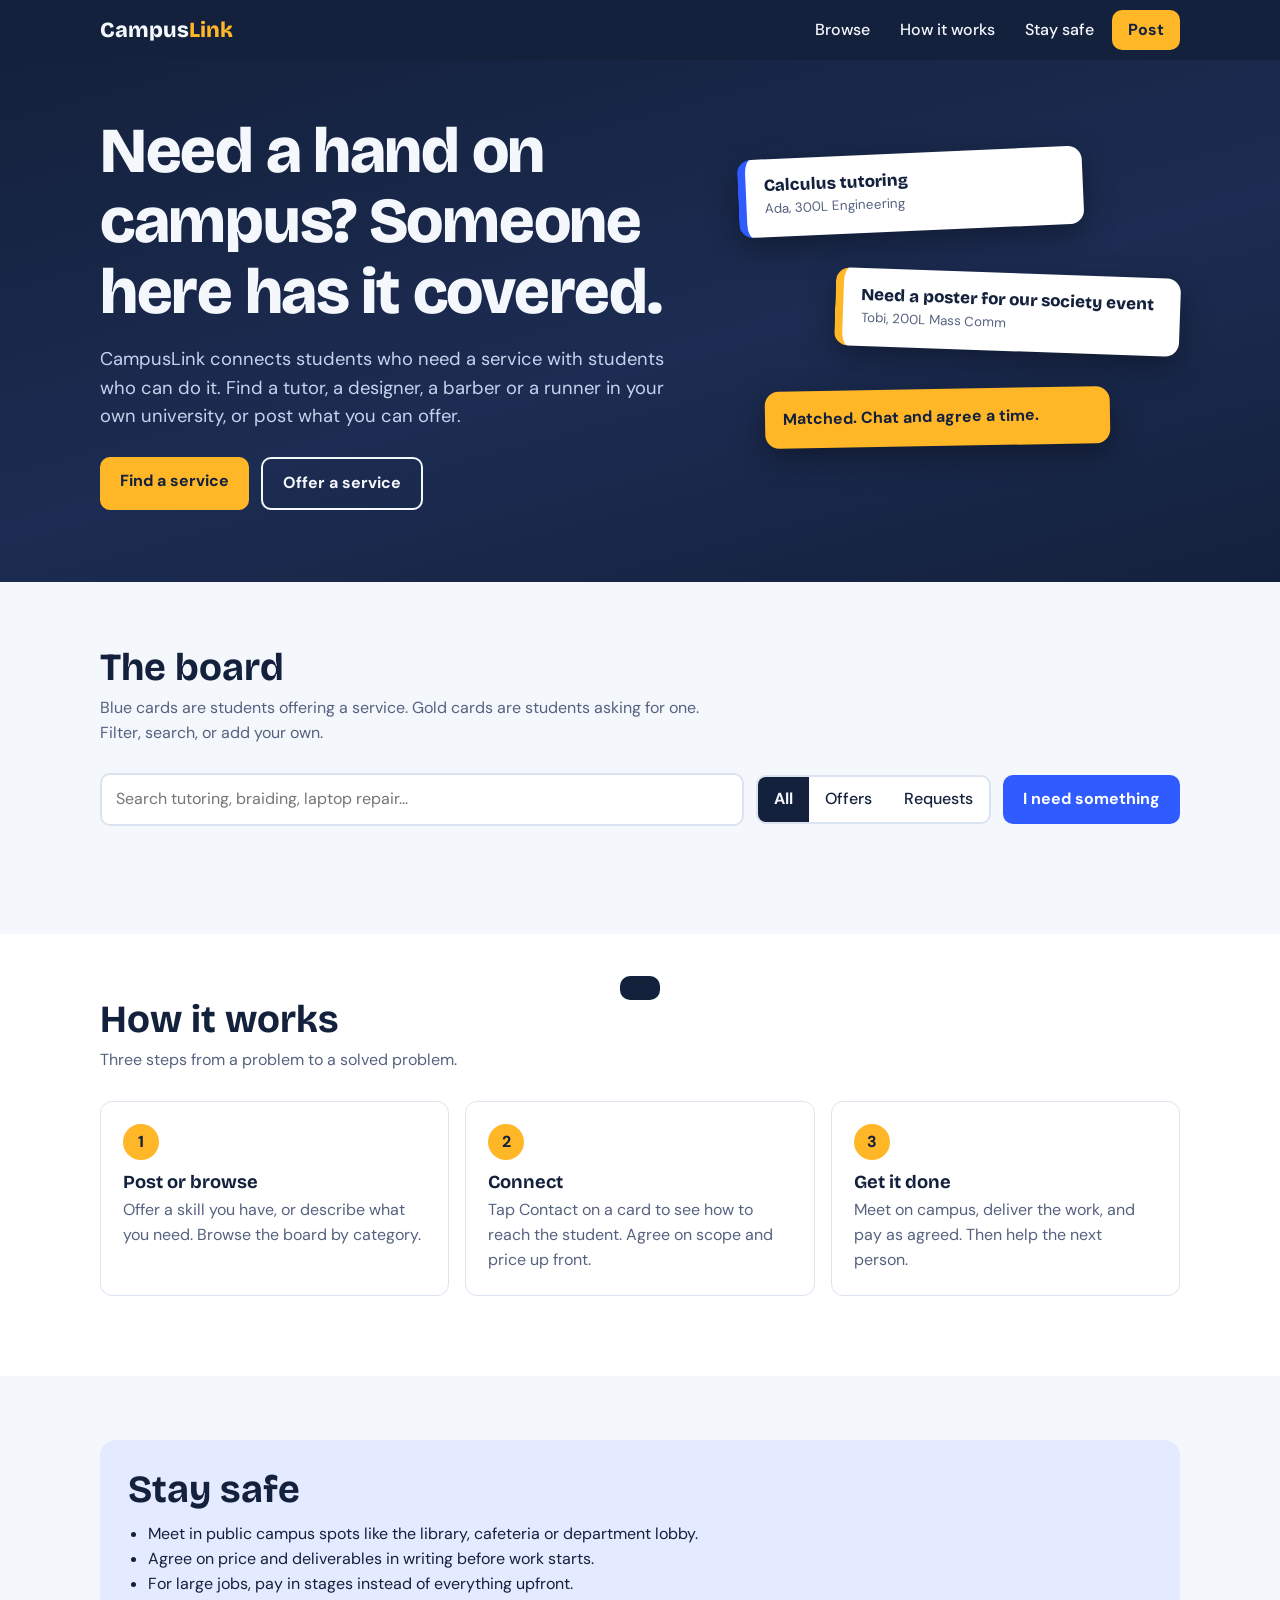
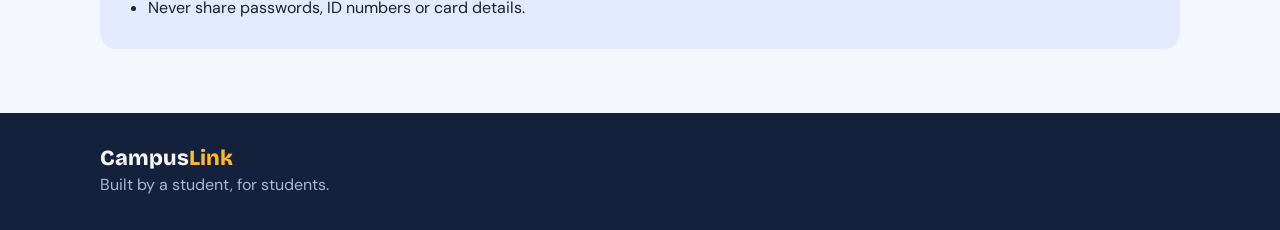
<file: campuslink.html>
<!DOCTYPE html>
<html lang="en">

<head>
  <meta charset="utf-8">
  <meta name="viewport" content="width=device-width, initial-scale=1, viewport-fit=cover">
  <title>CampusLink – Students helping students</title>

  <!-- Fonts (the site falls back to system fonts if these fail to load) -->
  <link rel="preconnect" href="https://fonts.googleapis.com">
  <link href="https://fonts.googleapis.com/css2?family=Bricolage+Grotesque:wght@600;800&family=DM+Sans:wght@400;500;700&display=swap" rel="stylesheet">

  <link rel="stylesheet" href="campuslink.css">
</head>

<body>

  <!-- ===== Header / navigation ===== -->
  <header>
    <div class="wrap">
      <a class="logo" href="#top">Campus<span>Link</span></a>

      <nav aria-label="Main">
        <a class="hide" href="#board">Browse</a>
        <a class="hide" href="#how">How it works</a>
        <a class="hide" href="#safety">Stay safe</a>
        <button class="btn gold" data-post="offer">Post</button>
      </nav>
    </div>
  </header>

  <main id="top">

    <!-- ===== Hero ===== -->
    <div class="hero">
      <div class="wrap">
        <div>
          <h1>Need a hand on campus? Someone here has it covered.</h1>
          <p>
            CampusLink connects students who need a service with students who can do it.
            Find a tutor, a designer, a barber or a runner in your own university,
            or post what you can offer.
          </p>
          <div class="cta">
            <a class="btn gold btn-link" href="#board">Find a service</a>
            <button class="btn ghost" data-post="offer">Offer a service</button>
          </div>
        </div>

        <!-- Decorative pinned cards -->
        <div class="pins" aria-hidden="true">
          <div class="pin offer">
            <b>Calculus tutoring</b>
            <small>Ada, 300L Engineering</small>
          </div>
          <div class="pin request">
            <b>Need a poster for our society event</b>
            <small>Tobi, 200L Mass Comm</small>
          </div>
          <div class="pin match">Matched. Chat and agree a time.</div>
        </div>
      </div>
    </div>

    <!-- ===== The board (listings) ===== -->
    <section id="board">
      <div class="wrap">
        <h2>The board</h2>
        <p class="sub">
          Blue cards are students offering a service. Gold cards are students asking for one.
          Filter, search, or add your own.
        </p>

        <div class="tools">
          <input class="search" id="q" type="search"
                 placeholder="Search tutoring, braiding, laptop repair..."
                 aria-label="Search listings">

          <div class="seg" role="group" aria-label="Listing type">
            <button data-type="all" aria-pressed="true">All</button>
            <button data-type="offer" aria-pressed="false">Offers</button>
            <button data-type="request" aria-pressed="false">Requests</button>
          </div>

          <button class="btn" data-post="request">I need something</button>
        </div>

        <!-- Category chips and listing cards are filled in by script.js -->
        <div class="chips" id="chips" role="group" aria-label="Categories"></div>
        <div class="grid" id="grid" aria-live="polite"></div>
      </div>
    </section>

    <!-- ===== How it works ===== -->
    <section id="how" class="band">
      <div class="wrap">
        <h2>How it works</h2>
        <p class="sub">Three steps from a problem to a solved problem.</p>

        <ol class="steps">
          <li>
            <h3>Post or browse</h3>
            <p>Offer a skill you have, or describe what you need. Browse the board by category.</p>
          </li>
          <li>
            <h3>Connect</h3>
            <p>Tap Contact on a card to see how to reach the student. Agree on scope and price up front.</p>
          </li>
          <li>
            <h3>Get it done</h3>
            <p>Meet on campus, deliver the work, and pay as agreed. Then help the next person.</p>
          </li>
        </ol>
      </div>
    </section>

    <!-- ===== Safety tips ===== -->
    <section id="safety">
      <div class="wrap">
        <div class="safe">
          <h2>Stay safe</h2>
          <ul>
            <li>Meet in public campus spots like the library, cafeteria or department lobby.</li>
            <li>Agree on price and deliverables in writing before work starts.</li>
            <li>For large jobs, pay in stages instead of everything upfront.</li>
            <li>Never share passwords, ID numbers or card details.</li>
          </ul>
        </div>
      </div>
    </section>

  </main>

  <!-- ===== Footer ===== -->
  <footer>
    <div class="wrap">
      <div>
        <a class="logo" href="#top">Campus<span>Link</span></a>
        <p>Built by a student, for students.</p>
      </div>
      <p></p>
    </div>
  </footer>

  <!-- ===== Post-a-listing dialog ===== -->
  <dialog id="dlg">
    <form id="f" method="dialog">
      <h2 id="dt">Post a listing</h2>

      <label>
        I want to
        <select name="type" id="ft">
          <option value="offer">Offer a service</option>
          <option value="request">Request a service</option>
        </select>
      </label>

      <label>
        Title
        <input name="title" required maxlength="70" placeholder="e.g. Chemistry tutoring for 100L">
      </label>

      <label>
        Category
        <select name="cat" id="fc" required></select>
      </label>

      <label>
        Details
        <textarea name="desc" required maxlength="220" rows="3"
                  placeholder="What you offer or need, and when."></textarea>
      </label>

      <div class="row">
        <label>
          Your name
          <input name="name" required maxlength="30">
        </label>
        <label>
          University
          <input name="uni" required maxlength="40">
        </label>
      </div>

      <div class="row">
        <label>
          Price
          <input name="price" required maxlength="30" placeholder="e.g. 3,000 per hour or Negotiable">
        </label>
        <label>
          WhatsApp number or email
          <input name="contact" required maxlength="50" placeholder="+234 803 000 0000 or you@email.com">
        </label>
      </div>

      <div class="acts">
        <button type="button" class="btn ghost" id="cancel">Cancel</button>
        <button type="submit" class="btn">Publish listing</button>
      </div>
    </form>
  </dialog>

  <!-- Small confirmation message shown at the bottom of the screen -->
  <div id="toast" role="status"></div>

  <script src="campuslink.js"></script>
</body>

</html>
</file>
<file: campuslink.css>
/* CampusLink styles
   Colours live in the :root variables at the top, so re-theming is a matter of editing those. */

:root {
  --bg: #F4F7FC;
  --surface: #fff;
  --ink: #14213D;
  --muted: #55627F;
  --line: #DCE3F0;
  --blue: #2F5BFF;
  --blue-ink: #fff;
  --gold: #FFB627;
  --gold-soft: #FFF3D6;
  --blue-soft: #E4EAFF;
  --hero: #14213D;
  --hero-ink: #F4F7FC;
  box-sizing: border-box;
  padding-top: env(safe-area-inset-top, 0px);
  padding-bottom: env(safe-area-inset-bottom, 0px);
}

@media (prefers-color-scheme: dark) {
  :root:not([data-theme="light"]) {
    --bg: #0E1424;
    --surface: #172038;
    --ink: #EAF0FF;
    --muted: #9FAECF;
    --line: #2A3556;
    --blue: #6C8BFF;
    --blue-ink: #0E1424;
    --gold-soft: #3A2F14;
    --blue-soft: #222E57;
    --hero: #0A0F1D;
    --hero-ink: #EAF0FF;
  }
}

:root[data-theme="dark"] {
  --bg: #0E1424;
  --surface: #172038;
  --ink: #EAF0FF;
  --muted: #9FAECF;
  --line: #2A3556;
  --blue: #6C8BFF;
  --blue-ink: #0E1424;
  --gold-soft: #3A2F14;
  --blue-soft: #222E57;
  --hero: #0A0F1D;
  --hero-ink: #EAF0FF;
}

html {
  scroll-padding-top: env(safe-area-inset-top, 0px);
  scroll-behavior: smooth;
}

*,
*::before,
*::after {
  box-sizing: border-box;
}

body {
  margin: 0;
  background: var(--bg);
  color: var(--ink);
  font: 400 16px/1.55 "DM Sans", system-ui, sans-serif;
}

h1,
h2,
h3 {
  font-family: "Bricolage Grotesque", "DM Sans", system-ui, sans-serif;
  line-height: 1.1;
  margin: 0;
}

a {
  color: inherit;
}

:focus-visible {
  outline: 3px solid var(--gold);
  outline-offset: 2px;
}

.wrap {
  max-width: 1120px;
  margin: 0 auto;
  padding: 0 20px;
}

button {
  font: inherit;
  cursor: pointer;
}

.btn {
  border: 0;
  border-radius: 10px;
  padding: 12px 20px;
  font-weight: 700;
  background: var(--blue);
  color: var(--blue-ink);
}

.btn.gold {
  background: var(--gold);
  color: #14213D;
}

.btn.ghost {
  background: transparent;
  color: inherit;
  border: 2px solid currentColor;
}

header {
  position: sticky;
  top: env(safe-area-inset-top, 0px);
  z-index: 10;
  background: var(--hero);
  color: var(--hero-ink);
}

header .wrap {
  display: flex;
  align-items: center;
  justify-content: space-between;
  height: 60px;
}

.logo {
  font: 800 1.35rem "Bricolage Grotesque", sans-serif;
  text-decoration: none;
}

.logo span {
  color: var(--gold);
}

nav {
  display: flex;
  gap: 6px;
  align-items: center;
}

nav a {
  text-decoration: none;
  padding: 8px 12px;
  border-radius: 8px;
  font-weight: 500;
}

nav a:hover {
  background: rgba(255, 255, 255, .12);
}

nav .btn {
  padding: 8px 16px;
}

.hero {
  background: var(--hero);
  color: var(--hero-ink);
  padding: 56px 0 72px;
}

.hero .wrap {
  display: grid;
  grid-template-columns: 1.15fr .85fr;
  gap: 40px;
  align-items: center;
}

.hero h1 {
  font-size: clamp(2.2rem, 5.5vw, 4rem);
  font-weight: 800;
  letter-spacing: -.02em;
}

.hero p {
  font-size: 1.15rem;
  max-width: 34em;
  color: #C7D2EE;
  margin: 18px 0 26px;
}

.cta {
  display: flex;
  gap: 12px;
  flex-wrap: wrap;
}

.pins {
  position: relative;
  min-height: 320px;
}

.pin {
  position: absolute;
  width: 78%;
  background: #fff;
  color: #14213D;
  border-radius: 12px;
  padding: 16px 18px;
  box-shadow: 0 10px 30px rgba(0, 0, 0, .35);
}

.pin b {
  display: block;
  font: 800 1.05rem "Bricolage Grotesque", sans-serif;
}

.pin small {
  color: #55627F;
}

.pin.offer {
  border-left: 8px solid var(--blue);
  top: 0;
  left: 0;
  transform: rotate(-2.5deg);
}

.pin.request {
  border-left: 8px solid var(--gold);
  top: 120px;
  right: 0;
  transform: rotate(2deg);
}

.pin.match {
  background: var(--gold);
  top: 236px;
  left: 6%;
  transform: rotate(-1deg);
  font-weight: 700;
}

section {
  padding: 64px 0;
}

h2 {
  font-size: clamp(1.6rem, 3.5vw, 2.4rem);
  margin-bottom: 8px;
}

.sub {
  color: var(--muted);
  margin: 0 0 28px;
  max-width: 38em;
}

.tools {
  display: flex;
  gap: 12px;
  flex-wrap: wrap;
  align-items: center;
  margin-bottom: 16px;
}

.search {
  flex: 1 1 260px;
  padding: 12px 14px;
  border: 2px solid var(--line);
  border-radius: 10px;
  background: var(--surface);
  color: var(--ink);
  font: inherit;
}

.seg {
  display: flex;
  border: 2px solid var(--line);
  border-radius: 10px;
  overflow: hidden;
  background: var(--surface);
}

.seg button {
  border: 0;
  background: none;
  color: var(--ink);
  padding: 10px 16px;
  font-weight: 500;
}

.seg button[aria-pressed="true"] {
  background: var(--ink);
  color: var(--bg);
  font-weight: 700;
}

.chips {
  display: flex;
  gap: 8px;
  overflow-x: auto;
  padding-bottom: 8px;
  margin-bottom: 20px;
}

.chip {
  flex: none;
  border: 2px solid var(--line);
  background: var(--surface);
  color: var(--ink);
  border-radius: 99px;
  padding: 6px 14px;
}

.chip[aria-pressed="true"] {
  background: var(--blue);
  border-color: var(--blue);
  color: var(--blue-ink);
}

.grid {
  display: grid;
  grid-template-columns: repeat(auto-fill, minmax(290px, 1fr));
  gap: 16px;
}

.card {
  background: var(--surface);
  border: 1px solid var(--line);
  border-left: 8px solid var(--blue);
  border-radius: 12px;
  padding: 18px;
  display: flex;
  flex-direction: column;
  gap: 10px;
}

.card.request {
  border-left-color: var(--gold);
}

.tag {
  align-self: flex-start;
  font-size: .8rem;
  font-weight: 700;
  border-radius: 6px;
  padding: 2px 8px;
  background: var(--blue-soft);
}

.card.request .tag {
  background: var(--gold-soft);
}

.card h3 {
  font-size: 1.15rem;
}

.card p {
  margin: 0;
  color: var(--muted);
  flex: 1;
}

.meta {
  display: flex;
  justify-content: space-between;
  gap: 8px;
  font-size: .9rem;
  flex-wrap: wrap;
}

.card .btn {
  padding: 9px 14px;
}

.empty {
  grid-column: 1/-1;
  text-align: center;
  padding: 40px;
  border: 2px dashed var(--line);
  border-radius: 12px;
  color: var(--muted);
}

.steps {
  display: grid;
  grid-template-columns: repeat(3, 1fr);
  gap: 16px;
  counter-reset: s;
  padding: 0;
  list-style: none;
}

.steps li {
  background: var(--surface);
  border: 1px solid var(--line);
  border-radius: 12px;
  padding: 22px;
  counter-increment: s;
}

.steps li::before {
  content: counter(s);
  display: grid;
  place-items: center;
  width: 36px;
  height: 36px;
  border-radius: 50%;
  background: var(--gold);
  color: #14213D;
  font-weight: 800;
  margin-bottom: 12px;
}

.steps h3 {
  font-size: 1.15rem;
  margin-bottom: 6px;
}

.steps p {
  margin: 0;
  color: var(--muted);
}

.safe {
  background: var(--blue-soft);
  border-radius: 16px;
  padding: 28px;
}

.safe ul {
  margin: 12px 0 0;
  padding-left: 20px;
}

footer {
  background: var(--hero);
  color: var(--hero-ink);
  padding: 32px 0;
}

footer .wrap {
  display: flex;
  justify-content: space-between;
  gap: 16px;
  flex-wrap: wrap;
}

footer p {
  margin: 0;
  color: #A9B7D9;
}

dialog {
  border: 0;
  border-radius: 16px;
  padding: 0;
  width: min(520px, calc(100% - 24px));
  background: var(--surface);
  color: var(--ink);
}

dialog::backdrop {
  background: rgba(10, 15, 29, .65);
}

form {
  padding: 24px;
  display: grid;
  gap: 14px;
}

label {
  display: grid;
  gap: 4px;
  font-weight: 700;
  font-size: .92rem;
}

input,
select,
textarea {
  font: inherit;
  padding: 10px 12px;
  border: 2px solid var(--line);
  border-radius: 8px;
  background: var(--bg);
  color: var(--ink);
}

.row {
  display: grid;
  grid-template-columns: 1fr 1fr;
  gap: 12px;
}

.acts {
  display: flex;
  gap: 10px;
  justify-content: flex-end;
}

#toast {
  position: fixed;
  left: 50%;
  bottom: calc(20px + env(safe-area-inset-bottom, 0px));
  transform: translate(-50%, 120px);
  background: var(--ink);
  color: var(--bg);
  padding: 12px 20px;
  border-radius: 10px;
  font-weight: 700;
  transition: transform .25s;
  z-index: 30;
}

#toast.on {
  transform: translate(-50%, 0);
}

@media (max-width: 820px) {
  .hero .wrap {
    grid-template-columns: 1fr;
  }
  .pins {
    min-height: 300px;
  }
  .steps {
    grid-template-columns: 1fr;
  }
  nav a.hide {
    display: none;
  }
}

@media (max-width: 480px) {
  .row {
    grid-template-columns: 1fr;
  }
  .hero {
    padding: 40px 0 48px;
  }
  section {
    padding: 44px 0;
  }
}

@media (prefers-reduced-motion: reduce) {
  html {
    scroll-behavior: auto;
  }
  #toast {
    transition: none;
  }
}

/* Small helpers used by index.html */
.btn-link {
  text-decoration: none;
}

.band {
  background: var(--surface);
}

/* Contact buttons on each card (WhatsApp, Call, Email) */
.actions {
  display: flex;
  gap: 8px;
  flex-wrap: wrap;
}

.actions .btn {
  flex: 1 1 auto;
  padding: 10px 14px;
  text-align: center;
  text-decoration: none;
}

.btn.wa {
  background: #25D366;
  color: #0B2E1A;
}

.contact-text {
  font-weight: 700;
}

/* Likes and reviews */
.engage {
  display: flex;
  align-items: center;
  justify-content: space-between;
  gap: 10px;
  margin-top: 2px;
}

.like-btn {
  display: flex;
  align-items: center;
  gap: 6px;
  border: 2px solid var(--line);
  background: var(--surface);
  color: var(--ink);
  border-radius: 999px;
  padding: 6px 12px;
  font-weight: 700;
}

.like-btn span {
  font-size: 1.05rem;
}

.like-btn[aria-pressed="true"] {
  border-color: #E0245E;
  color: #E0245E;
}

.rating {
  font-size: .9rem;
  color: var(--muted);
}

.rating:not(.muted) {
  color: var(--gold);
  font-weight: 700;
  letter-spacing: 1px;
}

.rating.muted {
  color: var(--muted);
  font-weight: 400;
  letter-spacing: normal;
}

details.reviews {
  border-top: 1px solid var(--line);
  padding-top: 10px;
}

details.reviews summary {
  cursor: pointer;
  font-weight: 700;
  color: var(--blue);
}

.review-list {
  list-style: none;
  margin: 10px 0;
  padding: 0;
  display: grid;
  gap: 8px;
}

.review {
  background: var(--bg);
  border-radius: 8px;
  padding: 8px 10px;
}

.review .stars {
  color: var(--gold);
  font-size: .85rem;
}

.review p {
  margin: 4px 0 0;
  color: var(--muted);
}

.muted {
  color: var(--muted);
}

.review-form {
  display: grid;
  gap: 8px;
  margin-top: 6px;
}

.review-form .row {
  grid-template-columns: 1fr 1fr;
}

.btn.ghost.small {
  padding: 7px 12px;
  font-size: .9rem;
  justify-self: start;
}

/* Edit / Delete row shown only to the visitor who posted the listing */
.owner-actions {
  display: flex;
  gap: 8px;
}

.owner-actions .btn {
  flex: 1 1 auto;
  text-align: center;
}

.btn.ghost.small.danger {
  color: #C0264A;
  border-color: #C0264A;
}

/* Small, fixed-size avatar button in the header — never causes overflow */
.nav-avatar {
  flex: none;
  width: 34px;
  height: 34px;
  padding: 0;
  border: 2px solid rgba(255,255,255,.35);
  border-radius: 50%;
  background: none;
  overflow: hidden;
}

.nav-avatar img {
  width: 100%;
  height: 100%;
  object-fit: cover;
  display: block;
}

.is-hidden {
  display: none !important;
}

/* Clickable poster name on a card */
.profile-link {
  background: none;
  border: 0;
  padding: 0;
  font: inherit;
  font-weight: 700;
  color: var(--ink);
  text-decoration: underline;
  text-underline-offset: 2px;
  cursor: pointer;
}

/* Avatars */
.avatar {
  width: 56px;
  height: 56px;
  border-radius: 50%;
  object-fit: cover;
  background: var(--blue-soft);
  flex: none;
}

.avatar-preview {
  width: 72px;
  height: 72px;
  margin: 4px 0;
}

/* Profile page */
#viewProfile {
  padding: 40px 0 64px;
}

.back-link {
  display: inline-block;
  margin-bottom: 20px;
  color: var(--blue);
  text-decoration: none;
  font-weight: 700;
}

.profile-head {
  display: flex;
  gap: 16px;
  align-items: flex-start;
  margin-bottom: 32px;
}

.profile-head h2 {
  font-size: 1.6rem;
}

.profile-head .sub {
  margin: 2px 0 8px;
}

.profile-sub {
  margin-bottom: 14px;
}

/* Comments and replies */
details.comments-block {
  border-top: 1px solid var(--line);
  padding-top: 10px;
}

details.comments-block summary {
  cursor: pointer;
  font-weight: 700;
  color: var(--ink);
}

.comment-list {
  list-style: none;
  margin: 10px 0;
  padding: 0;
  display: grid;
  gap: 10px;
}

.comment {
  background: var(--bg);
  border-radius: 8px;
  padding: 8px 10px;
}

.comment p {
  margin: 2px 0 0;
  color: var(--muted);
}

.replies {
  margin-top: 6px;
}

.replies summary {
  cursor: pointer;
  font-size: .85rem;
  color: var(--blue);
}

.reply-list {
  list-style: none;
  margin: 8px 0;
  padding-left: 14px;
  border-left: 2px solid var(--line);
  display: grid;
  gap: 6px;
}

.reply {
  font-size: .9rem;
}

.comment-form,
.reply-form {
  display: flex;
  gap: 6px;
  margin-top: 8px;
  flex-wrap: wrap;
}

.comment-form input,
.reply-form input {
  flex: 1 1 120px;
  padding: 8px 10px;
  border: 2px solid var(--line);
  border-radius: 8px;
  background: var(--surface);
  color: var(--ink);
  font: inherit;
}

/* Listing photos */
.listing-image {
  width: calc(100% + 36px);
  margin: -18px -18px 4px;
  max-height: 180px;
  object-fit: cover;
  border-radius: 12px 12px 0 0;
  display: block;
}

.listing-image-preview {
  width: 100%;
  max-height: 160px;
  object-fit: cover;
  border-radius: 10px;
  margin: -4px 0 2px;
}

/* ---------- Visual refresh: a calmer, slightly more polished feel ---------- */

.hero {
  background: linear-gradient(165deg, var(--hero) 0%, #1c2c52 55%, var(--hero) 100%);
}

.card {
  border-radius: 14px;
  overflow: hidden;
  box-shadow: 0 1px 2px rgba(20, 33, 61, .05), 0 10px 26px -18px rgba(20, 33, 61, .4);
  transition: transform .15s ease, box-shadow .15s ease;
}

.card:hover {
  transform: translateY(-3px);
  box-shadow: 0 4px 10px rgba(20, 33, 61, .08), 0 18px 34px -16px rgba(20, 33, 61, .45);
}

.btn {
  border-radius: 10px;
  transition: filter .15s ease, transform .08s ease;
}

.btn:hover {
  filter: brightness(1.06);
}

.btn:active {
  transform: translateY(1px);
}

.chip, .seg, .search, .review-form input, .comment-form input, .reply-form input {
  border-radius: 10px;
}

dialog {
  border-radius: 18px;
}

.pin {
  border-radius: 14px;
}

.tag {
  letter-spacing: .02em;
}
</file>
